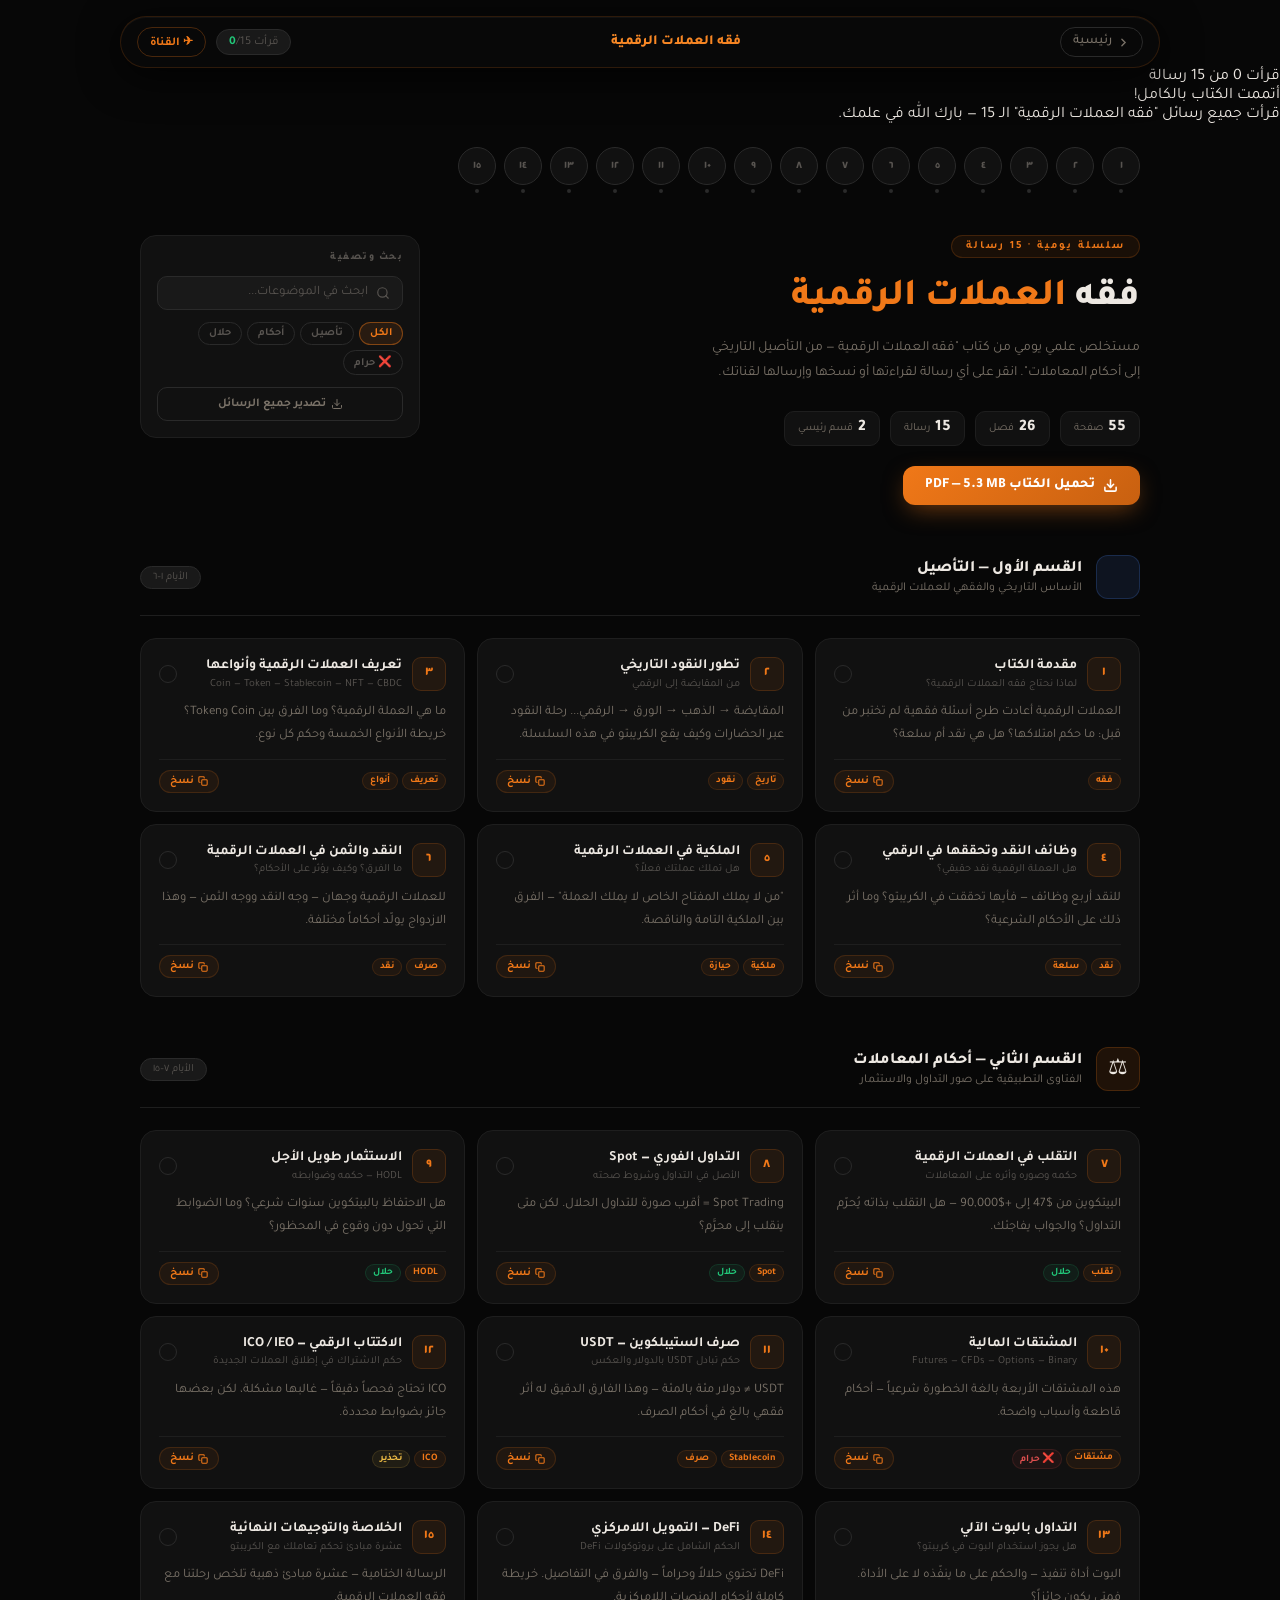
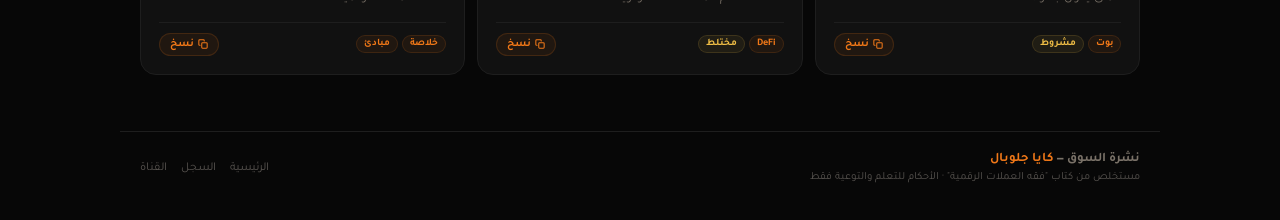
<file: templates/fiqh.html>
<!doctype html>
<html lang="ar" dir="rtl">
<head>
  <meta charset="utf-8">
  <meta name="viewport" content="width=device-width, initial-scale=1">
  <title>فقه العملات الرقمية — نشرة السوق</title>
  <link rel="preconnect" href="https://fonts.googleapis.com">
  <link href="https://fonts.googleapis.com/css2?family=Tajawal:wght@400;500;700;800&display=swap" rel="stylesheet">
  <style>
    *, *::before, *::after { box-sizing: border-box; margin: 0; padding: 0; }

    :root {
      --orange:   #F07818;
      --orange-2: #C86010;
      --orange-3: #FF9530;
      --page:     #070707;
      --surface:  #111111;
      --surface-2:#191919;
      --line:     #1e1e1e;
      --line-2:   #2a2a2a;
      --ink:      #EDE8E2;
      --ink-2:    #7A7268;
      --ink-3:    #585450;
      --up:       #22C97A;
      --down:     #E05050;
      --warn:     #F0BE46;
    }

    body {
      font-family: "Tajawal", sans-serif;
      background: var(--page);
      color: var(--ink);
      min-height: 100vh;
      overflow-x: hidden;
      -webkit-font-smoothing: antialiased;
    }

    /* ─── NAV ─── */
    .top-nav { padding: 16px 20px 0; }
    .navpill {
      display: flex; align-items: center; gap: 10px;
      max-width: 1040px; margin: 0 auto;
      padding: 10px 16px;
      background: rgba(9,9,9,.93);
      backdrop-filter: blur(24px) saturate(180%);
      border: 1px solid rgba(240,120,24,.16);
      border-radius: 999px;
      box-shadow: 0 8px 40px rgba(0,0,0,.75), inset 0 1px 0 rgba(255,255,255,.04);
      position: sticky; top: 16px; z-index: 100;
    }
    .nav-back {
      display: flex; align-items: center; gap: 5px;
      text-decoration: none; color: var(--ink-2);
      font-size: 13px; font-weight: 500;
      padding: 6px 12px; border-radius: 999px;
      border: 1px solid var(--line-2);
      transition: color .18s, border-color .18s; white-space: nowrap;
    }
    .nav-back:hover { color: var(--orange); border-color: rgba(240,120,24,.35); }
    .nav-title {
      flex: 1; text-align: center; font-size: 14px; font-weight: 800;
      background: linear-gradient(135deg, var(--orange-3), var(--orange));
      -webkit-background-clip: text; -webkit-text-fill-color: transparent; background-clip: text;
      white-space: nowrap;
    }
    .nav-badge {
      font-size: 12px; padding: 5px 12px; border-radius: 999px;
      background: var(--surface-2); border: 1px solid var(--line-2);
      color: var(--ink-3); white-space: nowrap;
    }
    .nav-badge strong { color: var(--up); }
    .nav-tg {
      display: flex; align-items: center; gap: 5px;
      text-decoration: none; color: var(--orange);
      font-size: 12px; font-weight: 700; white-space: nowrap;
      padding: 6px 12px; border-radius: 999px;
      border: 1px solid rgba(240,120,24,.28); transition: background .18s;
    }
    .nav-tg:hover { background: rgba(240,120,24,.1); }

    /* ─── DAY STRIP ─── */
    .strip-outer {
      max-width: 1040px; margin: 22px auto 0; padding: 0 20px;
      overflow-x: auto; -webkit-overflow-scrolling: touch; scrollbar-width: none;
    }
    .strip-outer::-webkit-scrollbar { display: none; }
    .day-strip { display: flex; gap: 8px; min-width: max-content; padding-bottom: 2px; }
    .day-bubble {
      display: flex; flex-direction: column; align-items: center; gap: 4px;
      cursor: pointer; transition: transform .2s; text-decoration: none;
    }
    .day-bubble:hover { transform: translateY(-3px); }
    .bubble-circle {
      width: 38px; height: 38px; border-radius: 50%;
      background: var(--surface); border: 1.5px solid var(--line-2);
      display: flex; align-items: center; justify-content: center;
      font-size: 11px; font-weight: 800; color: var(--ink-3);
      transition: border-color .3s, background .3s, color .3s, box-shadow .3s;
    }
    .day-bubble.is-read .bubble-circle {
      border-color: rgba(34,201,122,.5); background: rgba(34,201,122,.08); color: var(--up);
    }
    .bubble-dot {
      width: 4px; height: 4px; border-radius: 50%;
      background: var(--line-2); transition: background .3s;
    }
    .day-bubble.is-read .bubble-dot { background: var(--up); }

    /* ─── HERO ─── */
    .page-hero {
      max-width: 1040px; margin: 40px auto 0; padding: 0 20px;
      display: grid; grid-template-columns: 1fr 280px; gap: 28px; align-items: start;
    }
    @media (max-width: 720px) { .page-hero { grid-template-columns: 1fr; } .side-panel { display: none; } }
    .eyebrow {
      display: inline-flex; align-items: center; gap: 6px;
      font-size: 11px; font-weight: 700; letter-spacing: 2px; text-transform: uppercase;
      color: var(--orange); background: rgba(240,120,24,.08);
      border: 1px solid rgba(240,120,24,.18);
      padding: 4px 14px; border-radius: 999px; margin-bottom: 18px;
    }
    .hero-title { font-size: clamp(22px, 4vw, 38px); font-weight: 800; line-height: 1.25; margin-bottom: 12px; }
    .hero-title em { color: var(--orange); font-style: normal; }
    .hero-sub { font-size: 14px; line-height: 1.85; color: var(--ink-2); max-width: 440px; margin-bottom: 24px; }
    .hero-stats { display: flex; gap: 10px; flex-wrap: wrap; margin-bottom: 20px; }
    .dl-btn {
      display: inline-flex; align-items: center; gap: 8px;
      padding: 11px 22px; border-radius: 12px;
      background: linear-gradient(135deg, var(--orange), var(--orange-2));
      color: #fff; font-size: 14px; font-weight: 800;
      text-decoration: none; border: none; cursor: pointer;
      font-family: "Tajawal", sans-serif;
      box-shadow: 0 8px 24px -6px rgba(240,120,24,.5);
      transition: filter .18s, transform .18s;
    }
    .dl-btn:hover { filter: brightness(1.1); transform: translateY(-1px); }
    .dl-btn svg { flex-shrink: 0; }
    .stat-chip {
      display: flex; align-items: baseline; gap: 5px;
      background: var(--surface); border: 1px solid var(--line);
      border-radius: 10px; padding: 7px 13px;
    }
    .stat-val { font-size: 16px; font-weight: 800; }
    .stat-key { font-size: 11px; color: var(--ink-2); }

    /* SIDE PANEL */
    .side-panel {
      background: var(--surface); border: 1px solid var(--line);
      border-radius: 16px; padding: 16px;
      display: flex; flex-direction: column; gap: 12px;
    }
    .panel-label { font-size: 10px; font-weight: 800; letter-spacing: 1.5px; text-transform: uppercase; color: var(--ink-3); }
    .search-wrap {
      display: flex; align-items: center; gap: 8px;
      background: var(--surface-2); border: 1px solid var(--line-2);
      border-radius: 10px; padding: 8px 12px; transition: border-color .18s;
    }
    .search-wrap:focus-within { border-color: rgba(240,120,24,.4); }
    .search-wrap svg { color: var(--ink-3); flex-shrink: 0; }
    .search-inp {
      flex: 1; background: none; border: none; outline: none;
      font-family: "Tajawal", sans-serif; font-size: 13px; color: var(--ink); direction: rtl;
    }
    .search-inp::placeholder { color: var(--ink-3); }
    .chips { display: flex; gap: 5px; flex-wrap: wrap; }
    .chip {
      font-size: 11px; font-weight: 700; cursor: pointer;
      padding: 4px 10px; border-radius: 999px;
      border: 1px solid var(--line-2); color: var(--ink-3);
      background: transparent; font-family: "Tajawal", sans-serif; transition: all .18s;
    }
    .chip:hover { border-color: rgba(240,120,24,.35); color: var(--orange-3); }
    .chip.on { border-color: rgba(240,120,24,.45); color: var(--orange); background: rgba(240,120,24,.1); }
    .export-btn {
      width: 100%; padding: 9px; border-radius: 10px;
      border: 1px solid var(--line-2); background: transparent; color: var(--ink-2);
      font-family: "Tajawal", sans-serif; font-size: 12px; font-weight: 700;
      cursor: pointer; transition: all .18s;
      display: flex; align-items: center; justify-content: center; gap: 5px;
    }
    .export-btn:hover { border-color: rgba(240,120,24,.35); color: var(--orange); background: rgba(240,120,24,.06); }

    /* ─── SECTION ─── */
    .book-sec { max-width: 1040px; margin: 50px auto 0; padding: 0 20px; }
    .sec-head {
      display: flex; align-items: center; gap: 14px;
      margin-bottom: 22px; padding-bottom: 16px; border-bottom: 1px solid var(--line);
    }
    .sec-icon {
      width: 44px; height: 44px; border-radius: 12px;
      display: flex; align-items: center; justify-content: center;
      font-size: 22px; flex-shrink: 0;
    }
    .sec-icon.a { background: rgba(78,140,255,.1); border: 1px solid rgba(78,140,255,.2); }
    .sec-icon.b { background: rgba(240,120,24,.1); border: 1px solid rgba(240,120,24,.2); }
    .sec-info { flex: 1; }
    .sec-title { font-size: 16px; font-weight: 800; margin-bottom: 2px; }
    .sec-desc { font-size: 12px; color: var(--ink-2); }
    .sec-pill {
      font-size: 11px; color: var(--ink-3);
      background: var(--surface-2); border: 1px solid var(--line-2);
      border-radius: 999px; padding: 4px 12px; white-space: nowrap;
    }

    /* ─── CARDS GRID ─── */
    .cards-grid {
      display: grid; grid-template-columns: repeat(3, 1fr); gap: 12px;
    }
    @media (max-width: 820px) { .cards-grid { grid-template-columns: repeat(2,1fr); } }
    @media (max-width: 520px) { .cards-grid { grid-template-columns: 1fr; } }

    /* ─── CARD ─── */
    .fcard {
      position: relative; overflow: hidden;
      background: var(--surface); border: 1px solid var(--line);
      border-radius: 16px; padding: 18px;
      display: flex; flex-direction: column; gap: 11px;
      cursor: pointer;
      opacity: 0; transform: translateY(14px);
      transition: opacity .45s cubic-bezier(.16,1,.3,1), transform .45s cubic-bezier(.16,1,.3,1),
                  border-color .22s, box-shadow .22s;
    }
    .fcard.vis { opacity: 1; transform: translateY(0); }
    .fcard:hover {
      border-color: rgba(240,120,24,.28);
      box-shadow: 0 10px 36px rgba(0,0,0,.55), 0 0 20px rgba(240,120,24,.04);
      transform: translateY(-2px);
    }
    .fcard::after {
      content: ''; position: absolute; top: 0; right: 0;
      width: 0; height: 100%;
      background: linear-gradient(180deg, var(--orange-3), var(--orange));
      transition: width .25s ease;
    }
    .fcard:hover::after { width: 3px; }
    .fcard.is-read { background: rgba(34,201,122,.02); }

    .fcard-top {
      display: flex; align-items: flex-start; gap: 10px;
    }
    .fcard-badge {
      width: 34px; height: 34px; border-radius: 9px; flex-shrink: 0;
      background: rgba(240,120,24,.08); border: 1px solid rgba(240,120,24,.18);
      display: flex; align-items: center; justify-content: center;
      font-size: 13px; font-weight: 800; color: var(--orange);
      transition: background .25s, border-color .25s, color .25s;
    }
    .fcard-badge.done { background: rgba(34,201,122,.08); border-color: rgba(34,201,122,.2); color: var(--up); }
    .fcard-info { flex: 1; min-width: 0; }
    .fcard-name { font-size: 14px; font-weight: 700; line-height: 1.4; }
    .fcard-sub { font-size: 11px; color: var(--ink-3); margin-top: 1px; }
    .read-check {
      width: 18px; height: 18px; border-radius: 50%; flex-shrink: 0;
      border: 1.5px solid var(--line-2);
      display: flex; align-items: center; justify-content: center;
      color: transparent; font-size: 10px; cursor: pointer; margin-top: 8px;
      transition: border-color .2s, background .2s, color .2s;
    }
    .read-check.checked { border-color: var(--up); background: rgba(34,201,122,.1); color: var(--up); }
    .fcard-preview {
      font-size: 13px; color: var(--ink-2); line-height: 1.75; flex: 1;
      display: -webkit-box; -webkit-line-clamp: 3; -webkit-box-orient: vertical; overflow: hidden;
    }
    .fcard-foot {
      display: flex; align-items: center; justify-content: space-between;
      border-top: 1px solid var(--line); padding-top: 10px; margin-top: auto;
    }
    .fcard-tags { display: flex; gap: 4px; flex-wrap: wrap; flex: 1; }
    .tag {
      font-size: 10px; font-weight: 700; padding: 2px 7px; border-radius: 999px;
      background: rgba(240,120,24,.07); border: 1px solid rgba(240,120,24,.14); color: var(--orange);
    }
    .tag.g { background: rgba(34,201,122,.07); border-color: rgba(34,201,122,.14); color: var(--up); }
    .tag.r { background: rgba(224,80,80,.07); border-color: rgba(224,80,80,.14); color: var(--down); }
    .tag.w { background: rgba(240,190,70,.07); border-color: rgba(240,190,70,.14); color: var(--warn); }
    .copy-mini {
      display: flex; align-items: center; gap: 4px; flex-shrink: 0;
      font-size: 11px; font-weight: 700; color: var(--orange);
      background: rgba(240,120,24,.07); border: 1px solid rgba(240,120,24,.16);
      border-radius: 999px; padding: 4px 10px;
      cursor: pointer; font-family: "Tajawal", sans-serif; transition: background .18s;
    }
    .copy-mini:hover { background: rgba(240,120,24,.16); }
    .copy-mini.ok { color: var(--up); background: rgba(34,201,122,.08); border-color: rgba(34,201,122,.2); }

    /* ─── MODAL ─── */
    .modal-bg {
      display: none; position: fixed; inset: 0; z-index: 400;
      background: rgba(0,0,0,.88); backdrop-filter: blur(14px);
      align-items: center; justify-content: center; padding: 20px;
    }
    .modal-bg.open { display: flex; }
    .modal {
      background: var(--surface); border: 1px solid rgba(240,120,24,.2);
      border-radius: 20px; max-width: 600px; width: 100%; max-height: 90vh;
      display: flex; flex-direction: column;
      box-shadow: 0 50px 120px rgba(0,0,0,.95); overflow: hidden;
    }
    .modal-hd {
      padding: 20px 22px 16px; border-bottom: 1px solid var(--line);
      display: flex; align-items: flex-start; gap: 12px;
    }
    .modal-hd-left { flex: 1; }
    .modal-eyebrow { font-size: 10px; font-weight: 800; letter-spacing: 1.5px; text-transform: uppercase; color: var(--orange); margin-bottom: 4px; }
    .modal-ttl { font-size: 16px; font-weight: 800; }
    .modal-x {
      width: 30px; height: 30px; border-radius: 8px;
      background: var(--surface-2); border: 1px solid var(--line-2);
      display: flex; align-items: center; justify-content: center;
      cursor: pointer; color: var(--ink-2); font-size: 16px; flex-shrink: 0; transition: color .18s;
    }
    .modal-x:hover { color: var(--ink); }
    .modal-body { overflow-y: auto; flex: 1; padding: 18px 22px; }
    .modal-content {
      font-size: 14px; line-height: 2.1; color: var(--ink);
      white-space: pre-wrap; direction: rtl; text-align: right;
      background: var(--surface-2); border: 1px solid var(--line);
      border-radius: 12px; padding: 18px;
    }
    .modal-ft {
      padding: 14px 22px; border-top: 1px solid var(--line);
      display: flex; align-items: center; gap: 8px;
    }
    .nav-btn {
      width: 36px; height: 36px; border-radius: 10px; flex-shrink: 0;
      background: var(--surface-2); border: 1px solid var(--line-2);
      display: flex; align-items: center; justify-content: center;
      cursor: pointer; color: var(--ink-2); transition: color .18s, border-color .18s;
    }
    .nav-btn:hover:not([disabled]) { color: var(--orange); border-color: rgba(240,120,24,.3); }
    .nav-btn[disabled] { opacity: .3; cursor: not-allowed; pointer-events: none; }
    .modal-pos { font-size: 11px; color: var(--ink-3); min-width: 40px; text-align: center; }
    .modal-copy {
      flex: 1; padding: 9px; border-radius: 10px; cursor: pointer;
      background: rgba(240,120,24,.1); border: 1px solid rgba(240,120,24,.22);
      color: var(--orange); font-family: "Tajawal", sans-serif; font-size: 13px; font-weight: 700;
      display: flex; align-items: center; justify-content: center; gap: 5px; transition: background .18s;
    }
    .modal-copy:hover { background: rgba(240,120,24,.18); }
    .modal-copy.ok { color: var(--up); background: rgba(34,201,122,.1); border-color: rgba(34,201,122,.25); }
    .modal-tg {
      flex: 1; padding: 9px; border-radius: 10px; cursor: pointer; border: none;
      background: var(--orange); color: #fff;
      font-family: "Tajawal", sans-serif; font-size: 13px; font-weight: 700;
      display: flex; align-items: center; justify-content: center; gap: 5px;
      box-shadow: 0 8px 24px -8px rgba(240,120,24,.45); transition: filter .18s;
    }
    .modal-tg:hover { filter: brightness(1.1); }

    /* ─── TOAST ─── */
    .toast {
      position: fixed; bottom: 28px; left: 50%; transform: translateX(-50%) translateY(16px);
      background: rgba(10,10,10,.96); border: 1px solid rgba(34,201,122,.3);
      border-radius: 999px; padding: 10px 22px;
      font-size: 13px; font-weight: 700; color: var(--up);
      box-shadow: 0 10px 36px rgba(0,0,0,.7);
      opacity: 0; pointer-events: none;
      transition: opacity .22s, transform .22s; z-index: 600; white-space: nowrap;
    }
    .toast.show { opacity: 1; transform: translateX(-50%) translateY(0); }

    /* ─── FOOTER ─── */
    .site-footer {
      max-width: 1040px; margin: 56px auto 0; padding: 20px 20px 36px;
      border-top: 1px solid var(--line);
      display: flex; align-items: center; justify-content: space-between; flex-wrap: wrap; gap: 12px;
    }
    .footer-brand { font-size: 13px; font-weight: 700; color: var(--ink-2); }
    .footer-brand em { color: var(--orange); font-style: normal; }
    .footer-note { font-size: 11px; color: var(--ink-3); margin-top: 3px; }
    .footer-links { display: flex; gap: 14px; }
    .footer-links a { font-size: 12px; color: var(--ink-3); text-decoration: none; transition: color .18s; }
    .footer-links a:hover { color: var(--orange); }

    .fcard.hidden-filter { display: none; }

    /* ─── Scroll Progress Bar ─── */
    .read-prog {
      position: fixed; top: 0; right: 0; left: 0; height: 3px;
      background: linear-gradient(90deg, var(--orange), var(--orange-3));
      width: 0%; z-index: 999; transform-origin: right;
      transition: width .08s linear;
      pointer-events: none;
    }

    @media (max-width: 540px) {
      .navpill { border-radius: 14px; }
      .nav-badge { display: none; }
      .book-sec { margin-top: 32px; }
    }
  </style>
</head>
<body>
<div class="read-prog" id="read-prog"></div>

<!-- NAV -->
<div class="top-nav">
  <nav class="navpill">
    <a href="/" class="nav-back">
      <svg viewBox="0 0 24 24" width="13" height="13" fill="none" stroke="currentColor" stroke-width="2.5" stroke-linecap="round"><polyline points="9 18 15 12 9 6"/></svg>
      رئيسية
    </a>
    <span class="nav-title">فقه العملات الرقمية</span>
    <div class="nav-badge">قرأت <strong id="read-num">0</strong>/15</div>
    <a href="https://t.me/+qBtY37bvQow2NWZk" target="_blank" rel="noopener" class="nav-tg">✈ القناة</a>
  </nav>
</div>

<!-- PROGRESS BAR -->
<div class="fiqh-progress-wrap">
  <div class="fiqh-progress-bar-bg">
    <div class="fiqh-progress-bar-fill" id="fiqh-prog-fill" style="width:0%"></div>
  </div>
  <div class="fiqh-progress-label" id="fiqh-prog-label">قرأت 0 من 15 رسالة</div>
</div>

<!-- COMPLETION CARD -->
<div class="fiqh-done-card" id="fiqh-done-card">
  <div class="fiqh-done-inner">
    <div class="fiqh-done-emoji"></div>
    <div class="fiqh-done-title">أتممت الكتاب بالكامل!</div>
    <div class="fiqh-done-sub">قرأت جميع رسائل "فقه العملات الرقمية" الـ 15 — بارك الله في علمك.</div>
  </div>
</div>

<!-- DAY STRIP -->
<div class="strip-outer">
  <div class="day-strip" id="day-strip"></div>
</div>

<!-- HERO -->
<div class="page-hero">
  <div>
    <div class="eyebrow">سلسلة يومية · 15 رسالة</div>
    <h1 class="hero-title">فقه <em>العملات الرقمية</em></h1>
    <p class="hero-sub">
      مستخلص علمي يومي من كتاب "فقه العملات الرقمية — من التأصيل التاريخي إلى أحكام المعاملات". انقر على أي رسالة لقراءتها أو نسخها وإرسالها لقناتك.
    </p>
    <div class="hero-stats">
      <div class="stat-chip"><span class="stat-val">55</span><span class="stat-key">صفحة</span></div>
      <div class="stat-chip"><span class="stat-val">26</span><span class="stat-key">فصل</span></div>
      <div class="stat-chip"><span class="stat-val">15</span><span class="stat-key">رسالة</span></div>
      <div class="stat-chip"><span class="stat-val">2</span><span class="stat-key">قسم رئيسي</span></div>
    </div>
    <a href="{{ url_for('static', filename='فقه_العملات_الرقمية.pdf') }}" download class="dl-btn">
      <svg viewBox="0 0 24 24" width="15" height="15" fill="none" stroke="currentColor" stroke-width="2.5" stroke-linecap="round" stroke-linejoin="round"><path d="M21 15v4a2 2 0 01-2 2H5a2 2 0 01-2-2v-4"/><polyline points="7 10 12 15 17 10"/><line x1="12" y1="15" x2="12" y2="3"/></svg>
      تحميل الكتاب PDF — 5.3 MB
    </a>
  </div>
  <div class="side-panel">
    <span class="panel-label">بحث وتصفية</span>
    <div class="search-wrap">
      <svg viewBox="0 0 24 24" width="14" height="14" fill="none" stroke="currentColor" stroke-width="2" stroke-linecap="round"><circle cx="11" cy="11" r="8"/><path d="m21 21-4.35-4.35"/></svg>
      <input class="search-inp" id="search-inp" type="text" placeholder="ابحث في الموضوعات...">
    </div>
    <div class="chips">
      <button class="chip on" data-f="all">الكل</button>
      <button class="chip" data-f="تأصيل">تأصيل</button>
      <button class="chip" data-f="أحكام">أحكام</button>
      <button class="chip" data-f="halal">حلال</button>
      <button class="chip" data-f="haram">❌ حرام</button>
    </div>
    <button class="export-btn" id="export-all">
      <svg viewBox="0 0 24 24" width="12" height="12" fill="none" stroke="currentColor" stroke-width="2" stroke-linecap="round"><path d="M21 15v4a2 2 0 01-2 2H5a2 2 0 01-2-2v-4"/><polyline points="7 10 12 15 17 10"/><line x1="12" y1="15" x2="12" y2="3"/></svg>
      تصدير جميع الرسائل
    </button>
  </div>
</div>

<!-- SECTION 1 -->
<section class="book-sec">
  <div class="sec-head">
    <div class="sec-icon a"></div>
    <div class="sec-info">
      <div class="sec-title">القسم الأول — التأصيل</div>
      <div class="sec-desc">الأساس التاريخي والفقهي للعملات الرقمية</div>
    </div>
    <div class="sec-pill">الأيام ١–٦</div>
  </div>
  <div class="cards-grid" id="g1"></div>
</section>

<!-- SECTION 2 -->
<section class="book-sec">
  <div class="sec-head">
    <div class="sec-icon b">⚖</div>
    <div class="sec-info">
      <div class="sec-title">القسم الثاني — أحكام المعاملات</div>
      <div class="sec-desc">الفتاوى التطبيقية على صور التداول والاستثمار</div>
    </div>
    <div class="sec-pill">الأيام ٧–١٥</div>
  </div>
  <div class="cards-grid" id="g2"></div>
</section>

<!-- MODAL -->
<div class="modal-bg" id="modal-bg">
  <div class="modal">
    <div class="modal-hd">
      <div class="modal-hd-left">
        <div class="modal-eyebrow" id="m-eyebrow"></div>
        <div class="modal-ttl" id="m-title"></div>
      </div>
      <button class="modal-x" id="m-close">×</button>
    </div>
    <div class="modal-body">
      <div class="modal-content" id="m-content"></div>
    </div>
    <div class="modal-ft">
      <button class="nav-btn" id="m-prev" title="السابق (→)">
        <svg viewBox="0 0 24 24" width="13" height="13" fill="none" stroke="currentColor" stroke-width="2.5" stroke-linecap="round"><polyline points="9 18 15 12 9 6"/></svg>
      </button>
      <span class="modal-pos" id="m-pos"></span>
      <button class="nav-btn" id="m-next" title="التالي (←)">
        <svg viewBox="0 0 24 24" width="13" height="13" fill="none" stroke="currentColor" stroke-width="2.5" stroke-linecap="round"><polyline points="15 18 9 12 15 6"/></svg>
      </button>
      <button class="modal-copy" id="m-copy">نسخ</button>
      <button class="modal-copy" id="m-wa" style="background:rgba(37,211,102,.1);border-color:rgba(37,211,102,.3);color:#25d366">واتساب</button>
      <button class="modal-tg" onclick="window.open('https://t.me/+qBtY37bvQow2NWZk','_blank','noopener')">✈ القناة</button>
    </div>
  </div>
</div>

<div class="toast" id="toast">تم نسخ الرسالة!</div>

<footer class="site-footer">
  <div>
    <div class="footer-brand">نشرة السوق — <em>كايا جلوبال</em></div>
    <div class="footer-note">مستخلص من كتاب "فقه العملات الرقمية" · الأحكام للتعلم والتوعية فقط</div>
  </div>
  <nav class="footer-links">
    <a href="/">الرئيسية</a>
    <a href="/history">السجل</a>
    <a href="https://t.me/+qBtY37bvQow2NWZk" target="_blank" rel="noopener">القناة</a>
  </nav>
</footer>

<script>
// ── DATA ──
const ARABIC = ["١","٢","٣","٤","٥","٦","٧","٨","٩","١٠","١١","١٢","١٣","١٤","١٥"];

const MESSAGES = [
  {
    day:"١", title:"مقدمة الكتاب", subtitle:"لماذا نحتاج فقه العملات الرقمية؟",
    preview:"العملات الرقمية أعادت طرح أسئلة فقهية لم تختبر من قبل: ما حكم امتلاكها؟ هل هي نقد أم سلعة؟",
    full:`فقه العملات الرقمية
"من التأصيل التاريخي إلى أحكام المعاملات"

لماذا هذا الكتاب؟

العملات الرقمية أعادت طرح أسئلة فقهية لم تُختبر من قبل:
• ما حكم امتلاكها؟
• هل هي نقد أم سلعة؟
• ما حكم تداولها؟
• كيف نميّز الحلال من الحرام فيها؟

هذا الكتاب يجيب بمنهج علمي يجمع بين:
الأصول الشرعية الثابتة التي لا تتبدّل
الواقع الرقمي المتجدد باستمرار

طريقة القراءة:
القسم الأول (الفصول 1-11): يبني لك الأساس الفكري
القسم الثاني (الفصول 12-26): يطبّق الأحكام على كل معاملة

سنقرأه معاً، مسألة مسألة، يوماً بيوم 

#فقه_العملات_الرقمية`
  },
  {
    day:"٢", title:"تطور النقود التاريخي", subtitle:"من المقايضة إلى الرقمي",
    preview:"المقايضة → الذهب → الورق → الرقمي... رحلة النقود عبر الحضارات وكيف يقع الكريبتو في هذه السلسلة.",
    full:`فقه العملات الرقمية | اليوم الثاني
كيف تطورت النقود عبر التاريخ؟

① المقايضة (أول مرحلة):
تبادل السلع مباشرةً بلا وسيط
مشكلتها: يجب أن يريد كلٌّ من الطرفين ما عند الآخر في وقت واحد — شبه مستحيل

② الذهب والفضة:
ذو قيمة ذاتية — قابل للتقسيم — مقبول عالمياً
استقر عليه الاقتصاد قروناً
→ البيتكوين مثله في الندرة والتقسيم

③ النقود الورقية:
وثيقة تمثّل التزام الدولة — لا قيمة ذاتية لها
فقدت قيمتها الذاتية، ومع ذلك صارت "ثمناً" لأن الناس تعارفوا عليها

④ العملات الرقمية (المرحلة الجديدة):
← لا جهة مصدِرة مركزية (في الغالب)
← محدودة العرض رياضياً
← السؤال الفقهي: أين تقع في هذا التطور؟

قاعدة ذهبية:
"النقود اتفاق اجتماعي وليس خاصية ذاتية"
ما تعارف عليه الناس نقداً فهو نقد
→ وهذا مدخل فقهي بالغ الأهمية

#فقه_العملات_الرقمية`
  },
  {
    day:"٣", title:"تعريف العملات الرقمية وأنواعها", subtitle:"Coin — Token — Stablecoin — NFT — CBDC",
    preview:"ما هي العملة الرقمية؟ وما الفرق بين Coin وToken؟ خريطة الأنواع الخمسة وحكم كل نوع.",
    full:`فقه العملات الرقمية | اليوم الثالث
ما هي العملات الرقمية؟ وما أنواعها؟

التعريف الجامع:
"بيانات رقمية على شبكة بلوكشين، لها قيمة متفق عليها، قابلة للتداول والتحويل"

الأنواع الخمسة وحكم كل نوع:

① Coin — العملة الأصلية:
لها بلوكشينها الخاص
مثال: BTC، ETH، SOL
← الأقرب لمفهوم النقد والسلعة الرقمية
← الأساس في البحث الفقهي

② Token — الرمز:
يعمل فوق شبكة أخرى بعقد ذكي (Smart Contract)
مثال: USDT، UNI، LINK
← حكمه يتبع المشروع الذي يمثّله

③ Stablecoin — العملة المستقرة:
مربوطة بأصل (دولار / ذهب)
مثال: USDT، USDC، XAUT
← لها أحكام خاصة في الصرف تختلف عن غيرها

④ NFT — الرمز غير القابل للاستبدال:
يمثّل ملكية أصل رقمي فريد
← حكمه تابع لما يمثّله (صورة؟ عقد؟ لعبة؟)

⑤ CBDC — عملة البنك المركزي:
صادرة رسمياً من الدولة
← في الحكم كالعملة الورقية تماماً

القاعدة الفقهية:
الحكم يتبع الطبيعة والوظيفة، لا الاسم

#فقه_العملات_الرقمية`
  },
  {
    day:"٤", title:"وظائف النقد وتحققها في الرقمي", subtitle:"هل العملة الرقمية نقد حقيقي؟",
    preview:"للنقد أربع وظائف — فأيها تحققت في الكريبتو؟ وما أثر ذلك على الأحكام الشرعية؟",
    full:`فقه العملات الرقمية | اليوم الرابع
⚖ هل العملات الرقمية نقد حقيقي؟

للنقد الفقهي أربع وظائف جوهرية:

① مقياس للقيمة:
تحققت — يُسعَّر بها كثير من السلع والخدمات
MicroStrategy غيّرت اسمها Strategy عام 2025 إشارةً لمكانة Bitcoin

② وسيط للتبادل:
تحققت — تُستخدم في معاملات فعلية
BlackRock، Fidelity، JPMorgan كلها بدأت تتعامل بها رسمياً

③ مخزن للقيمة:
جزئي — البيتكوين ارتفع من $47 إلى +$90,000
❌ لكن التقلب الشديد يُضعف هذه الوظيفة مقارنةً بالذهب

④ وحدة للمحاسبة:
في طور النضج — لم تُحسب بها الميزانيات الكبرى بعد

الخلاصة الفقهية:
البيتكوين "مال متقوَّم" ← يجوز بيعه وشراؤه
لكنه لم يرق بعدُ لمرتبة النقد الكامل من حيث الثبات

→ هذا يؤثر مباشرة على أحكام الربا والصرف

#فقه_العملات_الرقمية`
  },
  {
    day:"٥", title:"الملكية في العملات الرقمية", subtitle:"هل تملك عملتك فعلاً؟",
    preview:"\"من لا يملك المفتاح الخاص لا يملك العملة\" — الفرق بين الملكية التامة والناقصة.",
    full:`فقه العملات الرقمية | اليوم الخامس
هل يمكنك امتلاك العملات الرقمية شرعاً؟

شرطا الملكية الشرعية:
① الحيازة (الإحراز)
② الاختصاص

كيف تتحققان في الكريبتو؟

الملكية الكاملة (محفظتك الخاصة):
العملة محفوظة على البلوكشين
لا أحد يتصرف فيها بدون Private Key الخاص بك
← هذه ملكية تامة شرعاً

الملكية الناقصة (بورصة الصرف):
عملتك على المنصة = دَين في ذمتها
إذا أُغلقت المنصة ضاعت عملتك
← هذا حق مالي وليس ملكية عين

قاعدة لا تُنسى:
"من لا يملك المفتاح الخاص (Private Key)
لا يملك العملة"

التطبيق العملي:
عملة في محفظة خاصة = ملكية تامة
عملة في البورصة = ملكية ناقصة

← لذلك تحويلها لمحفظتك حيازة حقيقية
ومنحها لمنصة إيداع يُعدّ تسليم قانوني

#فقه_العملات_الرقمية`
  },
  {
    day:"٦", title:"النقد والثمن في العملات الرقمية", subtitle:"ما الفرق؟ وكيف يؤثر على الأحكام؟",
    preview:"للعملات الرقمية وجهان — وجه النقد ووجه الثمن — وهذا الازدواج يولّد أحكاماً مختلفة.",
    full:`فقه العملات الرقمية | اليوم السادس
النقد والثمن — فرق دقيق وأثر كبير

تعريف النقد الفقهي:
"وصف يثبت لكل شيء يُعرَّف به ثمن ما يقابله في التبادل"
= النقد يُقيِّم الأشياء ولا يُقيَّم بغيره

ثلاث مراتب:
① الذهب والفضة ← نقد بالذات (لهما قيمة في أنفسهما)
② الأوراق النقدية ← نقد باتفاق الناس والدولة
③ العملات الرقمية ← في طور الانتقال

موقف العملات الرقمية:
لها وجهان:
• وجه النقد ← مقبوليتها وانتشارها وقابليتها للتداول
• وجه الثمن ← وجودها كأصل رقمي قابل للبيع والتقييم

هذا الازدواج يولّد أحكاماً مختلفة:

إذا اعتبرناها نقداً:
← تُطبَّق أحكام الصرف (لا تفاضل بين جنس واحد + تقابض)
← بيع BTC بـ BTC أكثر = ربا الفضل

إذا اعتبرناها سلعة:
← يجوز التفاضل + يُشترط التقابض الفوري فقط في الجنس الواحد

الراجح:
العملة الرقمية مال متقوَّم له وظائف النقد
وتُطبَّق عليها أحكام الصرف في الغالب

#فقه_العملات_الرقمية`
  },
  {
    day:"٧", title:"التقلب في العملات الرقمية", subtitle:"حكمه وصوره وأثره على المعاملات",
    preview:"البيتكوين من $47 إلى +$90,000 — هل التقلب بذاته يُحرّم التداول؟ والجواب يفاجئك.",
    full:`فقه العملات الرقمية | اليوم السابع
التقلب — حكمه وصوره

ما هو التقلب؟
ارتفاع السعر أو انخفاضه بشكل حاد خلال فترة قصيرة

أرقام حقيقية:
• BTC: من $47 → +$90,000 (2010–2023) ← ارتفاع %98-99
• ETH: من $0.47 → +$10,000 ← ارتفاع %99 من القيمة
• ماز عملات انهارت %70-99% من قمتها

هل التقلب يُحرّم التداول؟
⬅ لا، التقلب بذاته ليس محرِّماً
السلع والأسهم تتقلب منذ القدم

لكن التقلب يؤثر على:
① صحة عقد الثمن (لا غرر محرِّم)
② صحة قبض المبيع (هل تأخير التسليم يُبيح ربا النسيئة؟)
③ المضاربة المحرمة ≠ التجارة المشروعة

الفرق الجوهري:
⭕ تجارة مشروعة: شراء أصل متوقع النمو بنية حقيقية
❌ قمار/غرر: الشراء بناءً على التذبذب وحده بلا معرفة

الخلاصة:
التقلب نفسه لا يُحرّم — المحرِّم هو:
الرافعة المالية + Futures + القمار على التذبذب بلا أصل

#فقه_العملات_الرقمية`
  },
  {
    day:"٨", title:"التداول الفوري — Spot", subtitle:"الأصل في التداول وشروط صحته",
    preview:"Spot Trading = أقرب صورة للتداول الحلال. لكن متى ينقلب إلى محرَّم؟",
    full:`فقه العملات الرقمية | اليوم الثامن
التداول الفوري (Spot) — الحكم والشروط

ما هو Spot Trading؟
شراء أو بيع العملة فوراً بتسليم حقيقي للعملتين
← العملة تنتقل إلى محفظتك مباشرة

لماذا هو الأقرب للحلال؟

① يتحقق التقابض الفوري (شرط الصرف)
② لا رافعة مالية = لا قرض بفائدة
③ تملك الأصل الحقيقي في محفظتك

شروط صحة Spot في الكريبتو:
① التداول يجري على الفوري الحقيقي (وليس من المشتقات)
② لا استخدام للرافعة المالية (Leverage)
③ العملة مشروعة في ذاتها (ليست Meme لا أصل لها)

متى ينقلب Spot إلى محرَّم؟

إذا استخدمت Margin أو Leverage
← تقترض من المنصة بفائدة = ربا

إذا كانت العملة لا مشروع حقيقي وراءها
← غرر وتلاعب

جدول تلخيصي:
Spot بلا رافعة + عملة مشروعة = حلال بشروطه
❌ Futures / Options / Margin = محرّم
Bot + Spot = يصح بضوابط

#فقه_العملات_الرقمية`
  },
  {
    day:"٩", title:"الاستثمار طويل الأجل", subtitle:"HODL — حكمه وضوابطه",
    preview:"هل الاحتفاظ بالبيتكوين سنوات شرعي؟ وما الضوابط التي تحول دون وقوع في المحظور؟",
    full:`فقه العملات الرقمية | اليوم التاسع
الاستثمار طويل الأجل (HODL) — الحكم والضوابط

الصورة:
شراء عملة والاحتفاظ بها فترة طويلة انتظاراً لارتفاع قيمتها

الأصل الشرعي الذي يُبنى عليه الحكم:
← الأصل في المعاملات الحِل، والاستثمار في الأصول جائز
← الربح من ارتفاع القيمة جائز (يشبه الأرباح الرأسمالية في الأسهم)

متى يكون الاستثمار الطويل جائزاً؟

① العملة لها مشروع حقيقي خلفها
② تملكها ملكية حقيقية (محفظة خاصة)
③ لا ربا ولا مشتقات في عملية الشراء

وهل يوجد ما يمنع الاستثمار؟
⬅ الاستثمار بذاته لا يُحرَّم بسبب التقلب
التقلب خطر تجاري كأي سلعة

ما يحول الاستثمار إلى مشكلة:

① تبذير بغير حساب
← الإسلام يحثّ على توسيط العقل في إدارة المال

② شراء بعملة مقترضة بفائدة
← الربا محرّم بأي صورة

③ الاحتفاظ بعملة Scam أو غير مشروعة
← لا يجوز تملّك ما لا قيمة حقيقية وراءه

الخلاصة:
HODL للعملات المشروعة بمال حلال = جائز بل مستحسن
إذ فيه تنمية المال دون مخاطرة الربا

#فقه_العملات_الرقمية`
  },
  {
    day:"١٠", title:"المشتقات المالية", subtitle:"Futures — CFDs — Options — Binary",
    preview:"هذه المشتقات الأربعة بالغة الخطورة شرعياً — أحكام قاطعة وأسباب واضحة.",
    full:`فقه العملات الرقمية | اليوم العاشر
❌ المشتقات المالية — أحكامها القاطعة

① Futures — العقود الآجلة:
اتفاق على شراء/بيع بسعر مستقبلي محدد
⬅ بيع ما لا يملك + دخول في البيع المؤجل
❌ محرَّم — صورة من صور بيع الدَّيْن بالدَّيْن

② CFDs — عقود الفروقات:
لا تمتلك الأصل — تراهن على فرق السعر فقط
❌ محرَّم — لا شيء وراءه سوى الميسر

③ Options — الخيارات:
دفع مبلغ مقابل "حق" الشراء/البيع بسعر محدد
⬅ بيع حق مجرد لا أصل له = غرر بالغ
❌ محرَّم

④ Binary Options:
راهن على ارتفاع أو انخفاض السعر
⬅ قمار صريح بمسمى مالي
❌ محرَّم

⑤ Margin/Leverage:
اقتراض من المنصة بفائدة لمضاعفة الصفقة
← Swap Fees = فوائد ربوية
❌ محرَّم

قاعدة واحدة تحكم الجميع:
"البيع الصحيح يستلزم وجود المبيع + القدرة على التسليم"
كل ما لا يتحقق فيه هذا الشرط = مشكوك فيه أو محرَّم

#فقه_العملات_الرقمية`
  },
  {
    day:"١١", title:"صرف الستيبلكوين — USDT", subtitle:"حكم تبادل USDT بالدولار والعكس",
    preview:"USDT ≠ دولار مئة بالمئة — وهذا الفارق الدقيق له أثر فقهي بالغ في أحكام الصرف.",
    full:`فقه العملات الرقمية | اليوم الحادي عشر
صرف الستيبلكوين — USDT بالدولار وحكمه

الستيبلكوين:
عملة رقمية مرتبطة بأصل (الدولار مثلاً)
USDT ≈ $1 — لكنه ليس دولاراً حقيقياً

السؤال الفقهي:
هل تبادل USDT بالدولار صرف؟
وهل يُشترط فيه التقابض الفوري والتماثل؟

الجواب: نعم — لأن USDT في معنى الثمن
← تُطبَّق عليه أحكام الصرف

الشروط التي يجب توافرها:

① لا تفاضل في نفس الجنس
(USDT بـ USDT أكثر = ربا الفضل)

② تقابض فوري في المجلس
(لا تأخير في استلام أي من الطرفين)

③ الفارق بين جنسين مختلفين جائز
(USDT بـ BTC = مختلف الجنس ← يجوز مع التقابض)

التحدي العملي:
البورصات تُسجّل الصفقة فوراً في السجل
لكن التسوية الفعلية قد تستغرق أجلاً

← الفقهاء يعتبرون القيد الفوري تقابضاً حكمياً
في المنصات الإلكترونية الموثوقة

خلاصة:
USDT مع الدولار: صرف ← يشترط التقابض
USDT مع BTC: بيع سلعة بأخرى ← يشترط التقابض أيضاً

#فقه_العملات_الرقمية`
  },
  {
    day:"١٢", title:"الاكتتاب الرقمي — ICO / IEO", subtitle:"حكم الاشتراك في إطلاق العملات الجديدة",
    preview:"ICO تحتاج فحصاً دقيقاً — غالبها مشكلة، لكن بعضها جائز بضوابط محددة.",
    full:`فقه العملات الرقمية | اليوم الثاني عشر
الاكتتاب الرقمي (ICO / IEO) — الحكم التفصيلي

ما هو الـ ICO؟
إطلاق عملة أو رمز جديد لجمع تمويل لمشروع ما
المستثمر يشتري الرمز قبل إطلاقه على أمل ارتفاعه

المشكلات الشرعية الأساسية:

① الغرر (الجهالة):
المشروع لم يُنجَز بعد — قيمة الرمز مجهولة
← بيع ما لا يعلم المشتري قيمته الحقيقية

② وعود مستقبلية:
كثير من ICOs تبيع وعداً فقط لا أصلاً حقيقياً
← هذا من أعظم صور الغرر

③ Pump & Dump:
المؤسسون يبيعون حصصهم بعد الإطلاق فتنهار العملة
← غش وأكل أموال بالباطل

متى يجوز الاكتتاب؟

المشروع قائم فعلاً + منتج حقيقي
الرمز يمثّل حصة أو خدمة حقيقية
الشفافية الكاملة في التوزيع والتقييم
لا وعود مضخمة بلا ضمان

❌ لا يجوز إذا:
← لا مشروع حقيقي وراءه (Meme Coin)
← وعود ربح مضمون
← المؤسسون مجهولون

القاعدة:
"الاكتتاب حكمه حكم ما يمثّله الرمز"

#فقه_العملات_الرقمية`
  },
  {
    day:"١٣", title:"التداول بالبوت الآلي", subtitle:"هل يجوز استخدام البوت في كريبتو؟",
    preview:"البوت أداة تنفيذ — والحكم على ما ينفّذه لا على الأداة. فمتى يكون جائزاً؟",
    full:`فقه العملات الرقمية | اليوم الثالث عشر
التداول الآلي بالبوت — الحكم والضوابط

ما هو البوت التداولي؟
برنامج يُنفّذ صفقات تلقائياً بناءً على قواعد محددة

هل البوت بذاته حلال أم حرام؟
البوت أداة تنفيذ فقط
← حكمه تابع لما يُنفّذ:

بوت يتداول Spot بلا رافعة
= جائز — مجرد أتمتة للتداول المشروع

❌ بوت يتداول Futures / Margin
= محرَّم — تنفيذ آلي لعقد محرَّم

بوت يستخدم Arbitrage
= يحتاج فحصاً دقيقاً لطبيعة العقود

الشروط التي يجب تحديدها للبوت:

① تحديد العملات المسموح بتداولها
② تحديد نوع الصفقات (Spot فقط)
③ تحديد حد الخسارة (الوقف)
④ لا تداول بأموال مقترضة

تنبيه مهم:
كثير من بوتات الكريبتو تستخدم Grid Trading
مع فتح أوضاع Margin دون إشعار المستخدم
← راجع إعدادات بوتك بدقة

الخلاصة:
البوت وسيلة ← الحكم على النية والتطبيق
بوت Spot نظيف + رقابة مستمرة = جائز بإذن الله

#فقه_العملات_الرقمية`
  },
  {
    day:"١٤", title:"DeFi — التمويل اللامركزي", subtitle:"الحكم الشامل على بروتوكولات DeFi",
    preview:"DeFi تحتوي حلالاً وحراماً — والفرق في التفاصيل. خريطة كاملة لأحكام المنصات اللامركزية.",
    full:`فقه العملات الرقمية | اليوم الرابع عشر
⛓ DeFi — التمويل اللامركزي — الحكم التفصيلي

ما هو DeFi؟
بروتوكولات مالية تعمل على البلوكشين بدون وسيط مركزي
= بنك بلا بنك، صرافة بلا صراف

أنواع DeFi وحكم كل نوع:

① DEX — البورصة اللامركزية:
تبادل فوري بين عملتين (Swap)
حلال بشروط: لا رافعة + عملة مشروعة + تقابض فوري

② Liquidity Pool — مجمع السيولة:
تودع عملتين وتكسب من رسوم التداول
محل خلاف: شبهة الغرر في نسبة العائد
+ "Impermanent Loss" يُضيّع جزءاً من رأس المال

③ Lending / Borrowing — الإقراض بفائدة:
تُقرض عملتك وتأخذ فائدة
❌ محرَّم — ربا صريح بمسمى جديد

④ Yield Farming:
تضع أصولك وتربح رموزاً جديدة
محل خلاف — يحتاج فحص كل بروتوكول منفرداً

⑤ Staking PoS:
تُشارك في تأمين الشبكة وتأخذ مكافأة
جائز — أجر على عمل حقيقي

الخلاصة:
DeFi ليست كتلة واحدة
كل بروتوكول يحمل حكمه الخاص

القاعدة: "البيع الأصيل اللامركزي جائز + الفائدة محرَّمة"

#فقه_العملات_الرقمية`
  },
  {
    day:"١٥", title:"الخلاصة والتوجيهات النهائية", subtitle:"عشرة مبادئ تحكم تعاملك مع الكريبتو",
    preview:"الرسالة الختامية — عشرة مبادئ ذهبية تلخص رحلتنا مع فقه العملات الرقمية.",
    full:`فقه العملات الرقمية | الرسالة الختامية 
عشرة مبادئ تحكم تعاملك مع الكريبتو

① الأصل في المعاملات الحِل
← ما لا دليل على تحريمه فالأصل فيه الجواز

② العملات الرقمية مال متقوَّم
← يجوز بيعها وشراؤها والاستثمار فيها بشروطها

③ الملكية الحقيقية بالمفتاح الخاص
← "Not your keys, not your coins"

④ Spot بلا رافعة = الأسلم دائماً
← التبادل الفوري هو الأقرب للعقد الصحيح

⑤ المشتقات كلها محل خطر شرعي
← Futures / Options / CFDs / Binary = ابتعد

⑥ الرافعة المالية ربا بصورة عصرية
← الربا محرَّم مهما تغيّر اسمه

⑦ احترس من ICO — اسأل قبل أن تستثمر
← من مشروع واضح + منتج حقيقي + فريق موثوق

⑧ DeFi = تدقق في كل بروتوكول
← الفائدة محرَّمة — المقايضة الفورية حلال

⑨ الجهل لا يُبيح التهاون
← "من تاجر ولم يتفقَّه وقع في الربا شاء أم أبى"

⑩ الحلال يكفي وفيه بركة
← Spot + HODL + Staking PoS = طريق واضح حلال

━━━━━━━━━━━━━━━━━━━
"فقه العملات الرقمية"
انتهت سلسلة الـ 15 رسالة
أسأل الله أن ينفعنا وإياكم بما تعلمنا

#فقه_العملات_الرقمية`
  }
];

const META = [
  { sec: 0, tags: [{ t:"فقه", c:"" }] },
  { sec: 0, tags: [{ t:"تاريخ", c:"" }, { t:"نقود", c:"" }] },
  { sec: 0, tags: [{ t:"تعريف", c:"" }, { t:"أنواع", c:"" }] },
  { sec: 0, tags: [{ t:"نقد", c:"" }, { t:"سلعة", c:"" }] },
  { sec: 0, tags: [{ t:"ملكية", c:"" }, { t:"حيازة", c:"" }] },
  { sec: 0, tags: [{ t:"صرف", c:"" }, { t:"نقد", c:"" }] },
  { sec: 1, tags: [{ t:"تقلب", c:"" }, { t:"حلال", c:"g" }] },
  { sec: 1, tags: [{ t:"Spot", c:"" }, { t:"حلال", c:"g" }] },
  { sec: 1, tags: [{ t:"HODL", c:"" }, { t:"حلال", c:"g" }] },
  { sec: 1, tags: [{ t:"مشتقات", c:"" }, { t:"❌ حرام", c:"r" }] },
  { sec: 1, tags: [{ t:"Stablecoin", c:"" }, { t:"صرف", c:"" }] },
  { sec: 1, tags: [{ t:"ICO", c:"" }, { t:"تحذير", c:"w" }] },
  { sec: 1, tags: [{ t:"بوت", c:"" }, { t:"مشروط", c:"w" }] },
  { sec: 1, tags: [{ t:"DeFi", c:"" }, { t:"مختلط", c:"w" }] },
  { sec: 1, tags: [{ t:"خلاصة", c:"" }, { t:"مبادئ", c:"" }] },
];

// ── READ TRACKING ──
const READ_KEY = 'fiqh_read_v1';
let readSet = new Set(JSON.parse(localStorage.getItem(READ_KEY) || '[]'));

function saveRead() { localStorage.setItem(READ_KEY, JSON.stringify([...readSet])); }
function toggleRead(idx) {
  readSet.has(idx) ? readSet.delete(idx) : readSet.add(idx);
  saveRead(); updateReadUI();
}
function markRead(idx) {
  if (!readSet.has(idx)) { readSet.add(idx); saveRead(); updateReadUI(); }
}
function updateReadUI() {
  document.getElementById('read-num').textContent = readSet.size;
  document.querySelectorAll('.day-bubble').forEach((el, i) => el.classList.toggle('is-read', readSet.has(i)));
  document.querySelectorAll('.fcard').forEach(el => {
    const i = +el.dataset.idx;
    el.classList.toggle('is-read', readSet.has(i));
    const badge = el.querySelector('.fcard-badge');
    if (badge) badge.classList.toggle('done', readSet.has(i));
    const chk = el.querySelector('.read-check');
    if (chk) { chk.classList.toggle('checked', readSet.has(i)); chk.textContent = readSet.has(i) ? '✓' : ''; }
  });
  // progress bar
  const pct = MESSAGES.length ? (readSet.size / MESSAGES.length * 100).toFixed(0) : 0;
  const fill = document.getElementById('fiqh-prog-fill');
  const lbl  = document.getElementById('fiqh-prog-label');
  if (fill) fill.style.width = pct + '%';
  if (lbl)  lbl.textContent = 'قرأت ' + readSet.size + ' من ' + MESSAGES.length + ' رسالة' + (readSet.size === MESSAGES.length ? ' أتممت الكتاب!' : '');
  var doneCard = document.getElementById('fiqh-done-card');
  if (doneCard) doneCard.classList.toggle('show', readSet.size === MESSAGES.length);
}

// ── DAY STRIP ──
function buildStrip() {
  const strip = document.getElementById('day-strip');
  ARABIC.forEach((n, i) => {
    const el = document.createElement('a');
    el.className = 'day-bubble' + (readSet.has(i) ? ' is-read' : '');
    el.href = '#day-' + i;
    el.title = MESSAGES[i].title;
    el.innerHTML = `<div class="bubble-circle">${n}</div><div class="bubble-dot"></div>`;
    strip.appendChild(el);
  });
}

// ── CARDS ──
let activeFilter = 'all', searchTerm = '';

function buildCards() {
  ['g1','g2'].forEach(id => document.getElementById(id).innerHTML = '');
  MESSAGES.forEach((m, i) => {
    const meta = META[i];
    const card = document.createElement('div');
    card.className = 'fcard' + (readSet.has(i) ? ' is-read' : '');
    card.id = 'day-' + i;
    card.dataset.idx = i;
    card.dataset.sec = meta.sec === 0 ? 'تأصيل' : 'أحكام';
    card.dataset.halal = meta.tags.some(t => t.t.includes('حلال')) ? '1' : '';
    card.dataset.haram = meta.tags.some(t => t.t.includes('حرام')) ? '1' : '';
    card.dataset.search = (m.title + ' ' + m.subtitle + ' ' + m.preview + ' ' + m.full + ' ' + meta.tags.map(t=>t.t).join(' ')).toLowerCase();

    const tagsHTML = meta.tags.map(t => `<span class="tag ${t.c}">${t.t}</span>`).join('');

    card.innerHTML = `
      <div class="fcard-top">
        <div class="fcard-badge${readSet.has(i)?' done':''}">${m.day}</div>
        <div class="fcard-info">
          <div class="fcard-name">${m.title}</div>
          <div class="fcard-sub">${m.subtitle}</div>
        </div>
        <div class="read-check${readSet.has(i)?' checked':''}" data-idx="${i}">${readSet.has(i)?'✓':''}</div>
      </div>
      <div class="fcard-preview">${m.preview}</div>
      <div class="fcard-foot">
        <div class="fcard-tags">${tagsHTML}</div>
        <button class="copy-mini" data-idx="${i}">
          <svg viewBox="0 0 24 24" width="10" height="10" fill="none" stroke="currentColor" stroke-width="2.5" stroke-linecap="round"><rect x="9" y="9" width="13" height="13" rx="2"/><path d="M5 15H4a2 2 0 01-2-2V4a2 2 0 012-2h9a2 2 0 012 2v1"/></svg>
          نسخ
        </button>
      </div>`;

    card.addEventListener('click', e => {
      if (e.target.closest('.copy-mini') || e.target.closest('.read-check')) return;
      openModal(i);
    });
    card.querySelector('.copy-mini').addEventListener('click', e => {
      e.stopPropagation();
      copyMsg(m.full, e.currentTarget);
    });
    card.querySelector('.read-check').addEventListener('click', e => {
      e.stopPropagation();
      toggleRead(i);
    });

    document.getElementById(meta.sec === 0 ? 'g1' : 'g2').appendChild(card);
  });

  // Scroll reveal
  const obs = new IntersectionObserver(entries => {
    entries.forEach(en => { if (en.isIntersecting) { en.target.classList.add('vis'); obs.unobserve(en.target); } });
  }, { threshold: .06, rootMargin: '0px 0px -30px 0px' });
  document.querySelectorAll('.fcard').forEach((el, i) => {
    setTimeout(() => obs.observe(el), i * 25);
  });
}

// ── FILTER ──
function applyFilter() {
  document.querySelectorAll('.fcard').forEach(el => {
    const matchSearch = !searchTerm || el.dataset.search.includes(searchTerm);
    let matchFilter = activeFilter === 'all';
    if (!matchFilter) {
      if (activeFilter === 'تأصيل') matchFilter = el.dataset.sec === 'تأصيل';
      else if (activeFilter === 'أحكام') matchFilter = el.dataset.sec === 'أحكام';
      else if (activeFilter === 'halal') matchFilter = el.dataset.halal === '1';
      else if (activeFilter === 'haram') matchFilter = el.dataset.haram === '1';
    }
    el.classList.toggle('hidden-filter', !(matchSearch && matchFilter));
  });
}

document.querySelectorAll('.chip').forEach(btn => {
  btn.addEventListener('click', () => {
    document.querySelectorAll('.chip').forEach(b => b.classList.remove('on'));
    btn.classList.add('on');
    activeFilter = btn.dataset.f;
    applyFilter();
  });
});
document.getElementById('search-inp').addEventListener('input', e => {
  searchTerm = e.target.value.trim().toLowerCase();
  applyFilter();
});

// ── MODAL ──
let curIdx = 0;
function openModal(idx) {
  curIdx = idx;
  renderModal();
  document.getElementById('modal-bg').classList.add('open');
  markRead(idx);
}
function renderModal() {
  const m = MESSAGES[curIdx];
  document.getElementById('m-eyebrow').textContent = `اليوم ${m.day} من 15`;
  document.getElementById('m-title').textContent = m.title;
  document.getElementById('m-content').textContent = m.full;
  document.getElementById('m-pos').textContent = `${curIdx+1}/15`;
  document.getElementById('m-prev').disabled = curIdx === 0;
  document.getElementById('m-next').disabled = curIdx === MESSAGES.length - 1;
  const cp = document.getElementById('m-copy');
  cp.className = 'modal-copy'; cp.textContent = 'نسخ';
}

document.getElementById('m-close').addEventListener('click', () => document.getElementById('modal-bg').classList.remove('open'));
document.getElementById('modal-bg').addEventListener('click', e => { if (e.target === e.currentTarget) document.getElementById('modal-bg').classList.remove('open'); });
document.getElementById('m-prev').addEventListener('click', () => { if (curIdx > 0) { curIdx--; renderModal(); markRead(curIdx); } });
document.getElementById('m-next').addEventListener('click', () => { if (curIdx < MESSAGES.length-1) { curIdx++; renderModal(); markRead(curIdx); } });
document.getElementById('m-copy').addEventListener('click', () => copyMsg(MESSAGES[curIdx].full, document.getElementById('m-copy')));
document.getElementById('m-wa').addEventListener('click', () => {
  window.open('https://wa.me/?text=' + encodeURIComponent(MESSAGES[curIdx].full), '_blank', 'noopener');
});

document.addEventListener('keydown', e => {
  if (!document.getElementById('modal-bg').classList.contains('open')) return;
  if (e.key === 'Escape') document.getElementById('modal-bg').classList.remove('open');
  if (e.key === 'ArrowRight' && curIdx > 0) { curIdx--; renderModal(); markRead(curIdx); }
  if (e.key === 'ArrowLeft' && curIdx < MESSAGES.length-1) { curIdx++; renderModal(); markRead(curIdx); }
});

// ── COPY ──
let toastTimer;
function copyMsg(text, btn) {
  navigator.clipboard.writeText(text).then(() => {
    if (btn) {
      const origHTML = btn.innerHTML;
      btn.classList.add('ok');
      btn.textContent = 'تم!';
      setTimeout(() => { btn.classList.remove('ok'); btn.innerHTML = origHTML; }, 2000);
    }
    showToast();
  }).catch(() => { /* clipboard not available */ });
}
function showToast() {
  const t = document.getElementById('toast');
  t.classList.add('show');
  clearTimeout(toastTimer);
  toastTimer = setTimeout(() => t.classList.remove('show'), 2400);
}

// ── EXPORT ──
document.getElementById('export-all').addEventListener('click', () => {
  const text = MESSAGES.map(m => m.full).join('\n\n' + '─'.repeat(40) + '\n\n');
  const a = document.createElement('a');
  a.href = 'data:text/plain;charset=utf-8,' + encodeURIComponent(text);
  a.download = 'فقه_العملات_الرقمية_رسائل.txt';
  document.body.appendChild(a); a.click(); document.body.removeChild(a);
});

// ── INIT ──
buildStrip();
buildCards();
updateReadUI();

// ── SCROLL PROGRESS BAR ──
(function () {
  var bar = document.getElementById('read-prog');
  if (!bar) return;
  var ticking = false;
  function update() {
    var total = document.body.scrollHeight - window.innerHeight;
    var pct = total > 0 ? Math.min(100, (window.scrollY / total) * 100) : 0;
    bar.style.width = pct.toFixed(1) + '%';
    ticking = false;
  }
  window.addEventListener('scroll', function () {
    if (!ticking) { ticking = true; requestAnimationFrame(update); }
  }, { passive: true });
  update();
})();
</script>
</body>
</html>
</file>
